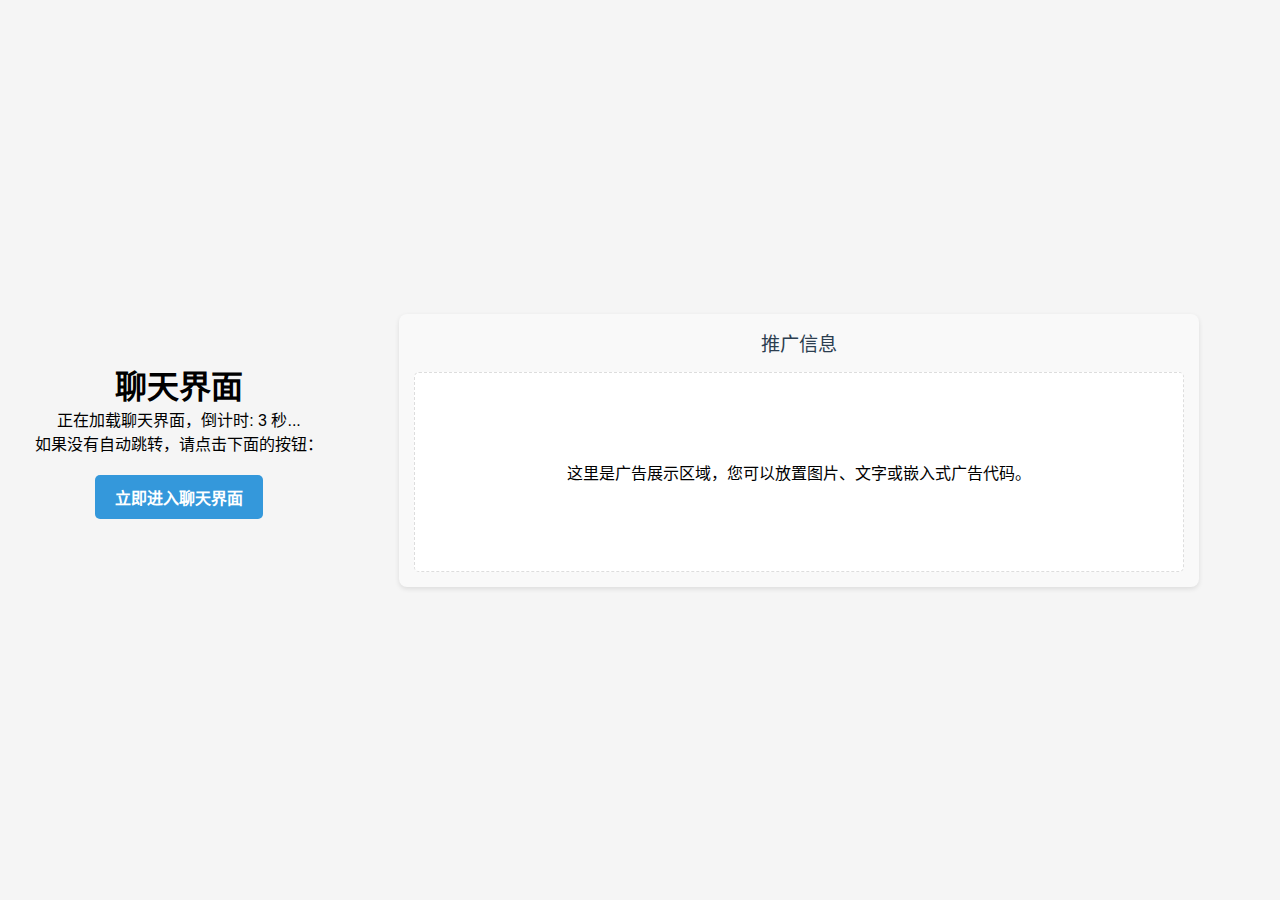
<file: index.html>
<!DOCTYPE html>
<html lang="zh-CN">
<head>
    <meta charset="UTF-8">
    <meta name="viewport" content="width=device-width, initial-scale=1.0, maximum-scale=1.0, user-scalable=no">
    <title>聊天界面</title>
    <link rel="stylesheet" href="chat.css">
    <style>
        .redirect-container {
            text-align: center;
            margin-top: 30px;
            margin-bottom: 30px;
            padding: 0 15px;
        }
        .redirect-button {
            display: inline-block;
            padding: 10px 20px;
            margin: 20px 0;
            background-color: #3498db;
            color: white;
            text-decoration: none;
            border-radius: 5px;
            font-weight: bold;
            transition: background-color 0.3s;
        }
        .redirect-button:hover {
            background-color: #2980b9;
        }
        /* 广告区域样式 */
        .ad-container {
            width: 100%;
            max-width: 800px;
            margin: 20px auto;
            padding: 15px;
            background-color: #f9f9f9;
            border-radius: 8px;
            box-shadow: 0 2px 5px rgba(0,0,0,0.1);
            box-sizing: border-box;
        }
        .ad-title {
            text-align: center;
            color: #2c3e50;
            margin-bottom: 15px;
            font-size: 1.2em;
        }
        .ad-content {
            display: flex;
            justify-content: center;
            align-items: center;
            min-height: 200px;
            background-color: #fff;
            border-radius: 5px;
            border: 1px dashed #ddd;
            padding: 10px;
            flex-wrap: wrap;
            text-align: center;
        }
        /* 倒计时样式 */
        .countdown {
            font-size: 1.2em;
            color: #e74c3c;
            font-weight: bold;
            margin: 10px 0;
        }
        
        /* 响应式调整 */
        @media (max-width: 768px) {
            .ad-container {
                max-width: 100%;
                margin: 15px auto;
                padding: 10px;
            }
            
            .ad-content {
                min-height: 150px;
            }
            
            h1 {
                font-size: 1.5em;
            }
            
            .redirect-button {
                width: 80%;
                max-width: 300px;
            }
        }
        
        @media (max-width: 480px) {
            .ad-content {
                min-height: 120px;
            }
            
            body {
                padding: 10px;
            }
        }
    </style>
    <!-- 自动重定向到login.html -->
    <script>
        window.onload = function() {
            // 设置3秒倒计时
            let countDown = 3;
            const countdownElement = document.getElementById('countdown');
            
            // 更新倒计时显示
            const updateCountdown = function() {
                countdownElement.textContent = countDown;
                countDown--;
                
                if (countDown < 0) {
                    // 3秒后自动重定向到登录页面
                    window.location.href = 'login.html';
                } else {
                    setTimeout(updateCountdown, 1000);
                }
            };
            
            // 开始倒计时
            updateCountdown();
        }
    </script>
</head>
<body>
    <div class="redirect-container">
        <h1>聊天界面</h1>
        <p>正在加载聊天界面，倒计时: <span id="countdown">3</span> 秒...</p>
        <p>如果没有自动跳转，请点击下面的按钮：</p>
        <a href="login.html" class="redirect-button">立即进入聊天界面</a>
    </div>
    
    <!-- 广告展示区域 -->
    <div class="ad-container">
        <div class="ad-title">推广信息</div>
        <div class="ad-content">
            <!-- 在此处放置您的广告内容 -->
            <p>这里是广告展示区域，您可以放置图片、文字或嵌入式广告代码。</p>
        </div>
    </div>
</body>
</html>
</file>
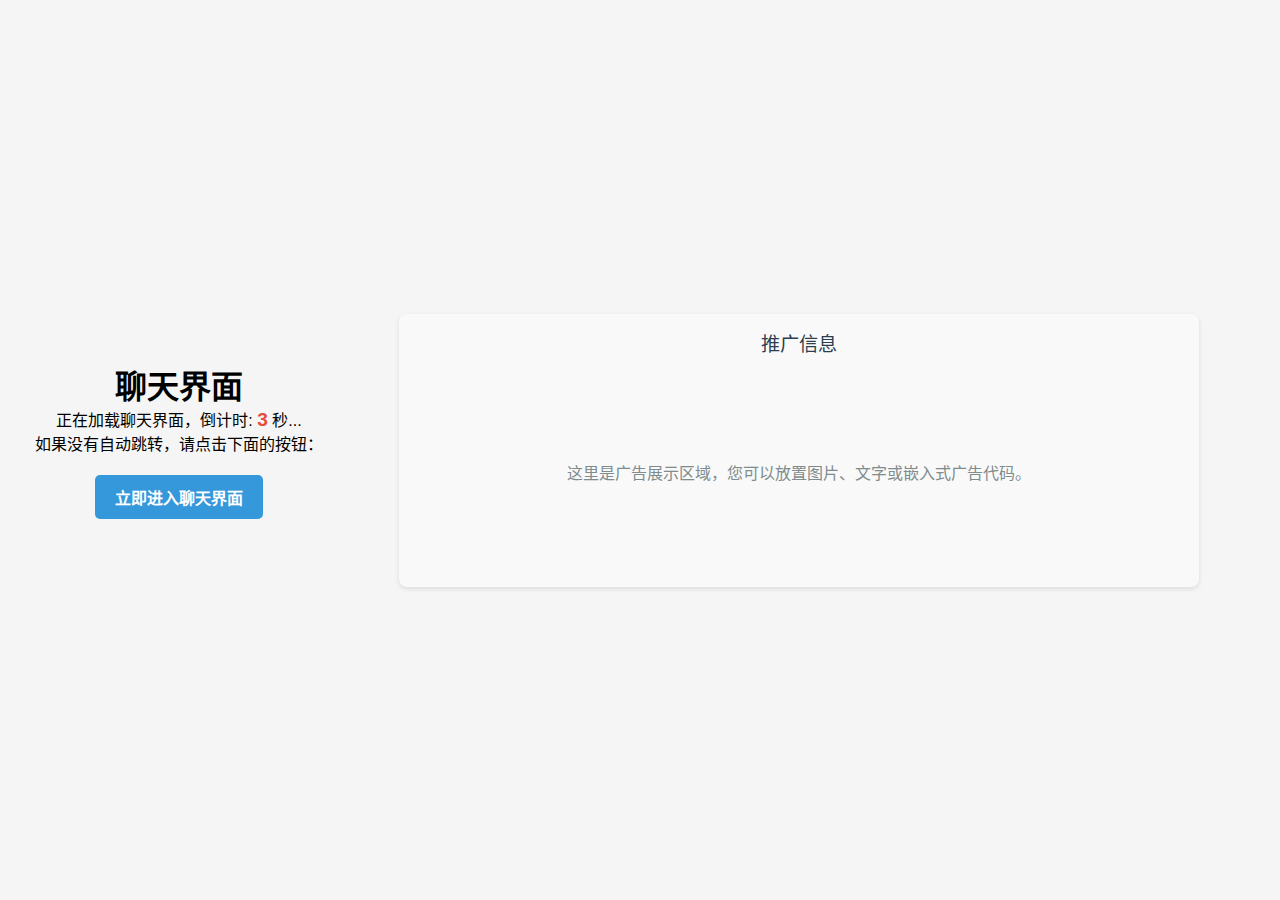
<file: ad.html>
<!DOCTYPE html>
<html lang="zh-CN">
<head>
    <meta charset="UTF-8">
    <meta name="viewport" content="width=device-width, initial-scale=1.0, maximum-scale=1.0, user-scalable=no">
    <title>聊天界面</title>
    <link rel="stylesheet" href="chat.css">
    <style>
        .redirect-container {
            text-align: center;
            margin-top: 30px;
            margin-bottom: 30px;
            padding: 0 15px;
        }
        .redirect-button {
            display: inline-block;
            padding: 10px 20px;
            margin: 20px 0;
            background-color: #3498db;
            color: white;
            text-decoration: none;
            border-radius: 5px;
            font-weight: bold;
            transition: background-color 0.3s;
        }
        .redirect-button:hover {
            background-color: #2980b9;
        }
        /* 广告区域样式 */
        .ad-container {
            width: 100%;
            max-width: 800px;
            margin: 20px auto;
            padding: 15px;
            background-color: #f9f9f9;
            border-radius: 8px;
            box-shadow: 0 2px 5px rgba(0,0,0,0.1);
            box-sizing: border-box;
        }
        .ad-title {
            text-align: center;
            color: #2c3e50;
            margin-bottom: 15px;
            font-size: 1.2em;
        }
        .ad-content {
            display: flex;
            justify-content: center;
            align-items: center;
            min-height: 200px;
            padding: 15px;
            text-align: center;
            color: #7f8c8d;
        }
        
        /* 移动端优化 */
        @media (max-width: 768px) {
            .ad-container {
                margin: 10px;
                padding: 10px;
            }
            .ad-content {
                min-height: 150px;
                padding: 10px;
            }
            .redirect-container h1 {
                font-size: 1.5em;
            }
        }
        
        /* 倒计时样式 */
        #countdown {
            font-weight: bold;
            font-size: 1.2em;
            color: #e74c3c;
        }
    </style>
    <script>
        window.onload = function() {
            // 设置3秒倒计时
            let countDown = 3;
            const countdownElement = document.getElementById('countdown');
            
            // 更新倒计时显示
            const updateCountdown = function() {
                countdownElement.textContent = countDown;
                countDown--;
                
                if (countDown < 0) {
                    // 3秒后自动重定向到登录页面
                    window.location.href = 'login.html';
                } else {
                    setTimeout(updateCountdown, 1000);
                }
            };
            
            // 开始倒计时
            updateCountdown();
        }
    </script>
</head>
<body>
    <div class="redirect-container">
        <h1>聊天界面</h1>
        <p>正在加载聊天界面，倒计时: <span id="countdown">3</span> 秒...</p>
        <p>如果没有自动跳转，请点击下面的按钮：</p>
        <a href="login.html" class="redirect-button">立即进入聊天界面</a>
    </div>
    
    <!-- 广告展示区域 -->
    <div class="ad-container">
        <div class="ad-title">推广信息</div>
        <div class="ad-content">
            <!-- 在此处放置您的广告内容 -->
            <p>这里是广告展示区域，您可以放置图片、文字或嵌入式广告代码。</p>
        </div>
    </div>
</body>
</html>
</file>
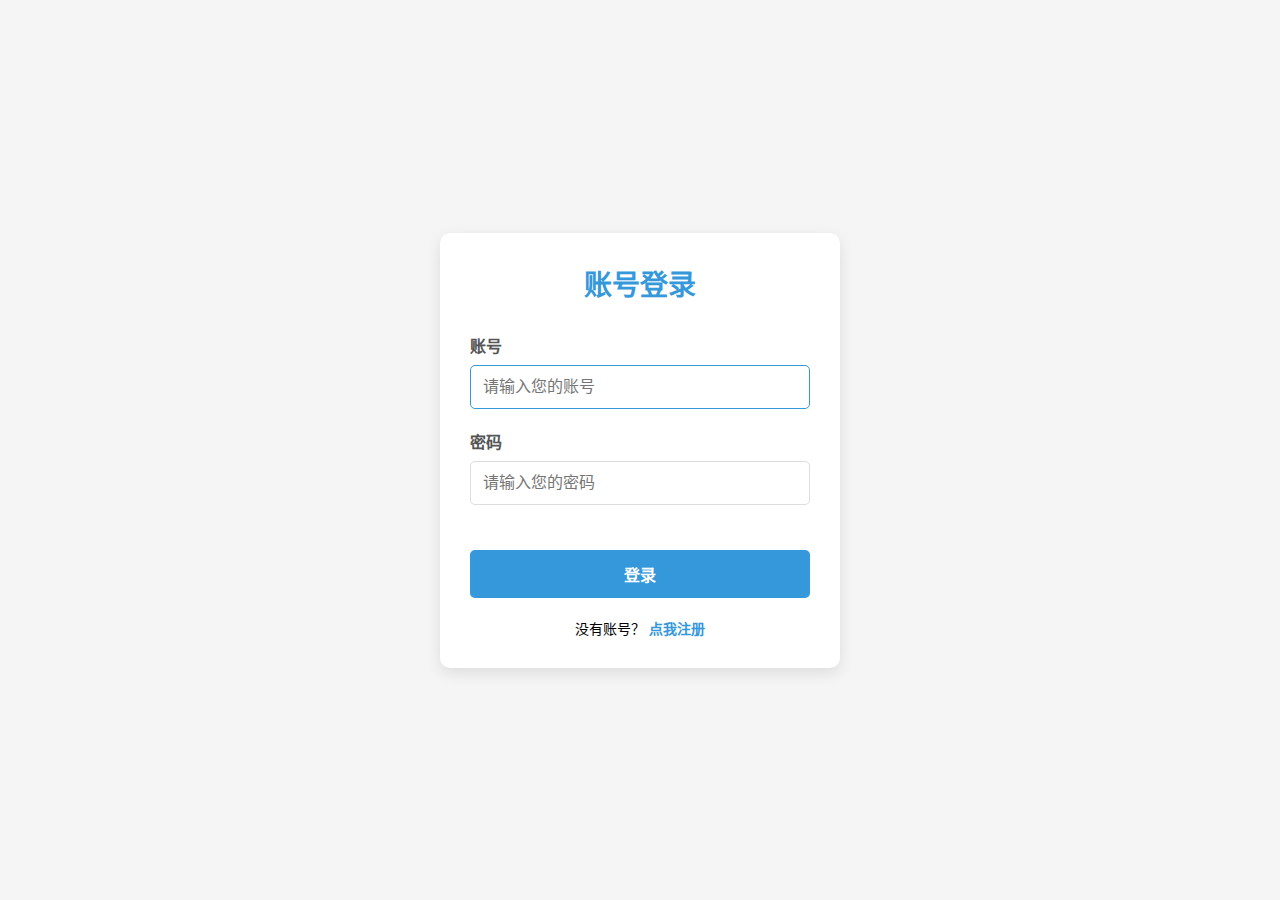
<file: chat.html>
<!DOCTYPE html>
<html lang="zh-CN">
<head>
    <meta charset="UTF-8">
    <meta name="viewport" content="width=device-width, initial-scale=1.0, maximum-scale=1.0, user-scalable=no">
    <title>聊天界面</title>
    <link rel="stylesheet" href="chat.css">
    <style>
        /* 用户信息区域样式 */
        .user-info {
            position: absolute;
            top: 10px;
            right: 10px;
            display: flex;
            align-items: center;
            gap: 10px;
            background-color: rgba(255, 255, 255, 0.9);
            padding: 5px 10px;
            border-radius: 20px;
            box-shadow: 0 2px 5px rgba(0, 0, 0, 0.1);
            z-index: 100;
        }
        
        .user-info span {
            font-size: 14px;
            color: #2c3e50;
            font-weight: bold;
        }
        
        .logout-btn {
            background-color: #e74c3c;
            color: white;
            border: none;
            border-radius: 15px;
            padding: 3px 8px;
            font-size: 12px;
            cursor: pointer;
            transition: background-color 0.3s;
        }
        
        .logout-btn:hover {
            background-color: #c0392b;
        }
        
        @media (max-width: 768px) {
            .user-info {
                top: 5px;
                right: 5px;
                padding: 3px 8px;
            }
        }
    </style>
</head>
<body>
    <!-- 用户信息区域 -->
    <div class="user-info" id="user-info">
        <span id="user-nickname">未登录</span>
        <button class="logout-btn" id="logout-btn">登出</button>
    </div>

    <div class="app-container">
        <!-- 对话列表侧边栏 -->
        <div class="conversations-sidebar" id="conversations-sidebar">
            <div class="sidebar-header">
                <h3>对话列表</h3>
                <button id="new-conversation-btn" class="icon-button" title="新建对话">+</button>
            </div>
            
            <div class="conversations-list" id="conversations-list">
                <!-- 对话列表将在这里动态添加 -->
            </div>
            
            <div class="sidebar-toggle" id="sidebar-toggle">
                <span class="toggle-icon">◀</span>
            </div>
        </div>

        <!-- 主聊天区域 -->
        <div class="chat-container">
            <!-- 对话详情面板 (默认隐藏) -->
            <div class="conversation-details" id="conversation-details">
                <div class="details-header">
                    <button class="back-button" id="details-back-button">返回</button>
                    <h3>对话详情</h3>
                </div>
                <div class="details-content">
                    <div class="avatar-container">
                        <img id="details-avatar" src="default-avatar.svg" alt="头像">
                        <button id="change-avatar-btn" class="small-button">更换头像</button>
                        <input type="file" id="avatar-upload" accept="image/*" style="display: none;">
                    </div>
                    <div class="details-info">
                        <div class="info-item">
                            <label for="details-name">名称：</label>
                            <input type="text" id="details-name">
                        </div>
                        <div class="info-item">
                            <label for="details-note">备注：</label>
                            <textarea id="details-note" rows="3"></textarea>
                        </div>
                    </div>
                    <button id="save-details-btn" class="primary-button">保存</button>
                    <button id="continue-chat-btn" class="primary-button">继续聊天</button>
                    <button id="delete-conversation-btn" class="danger-button">删除联系人</button>
                </div>
            </div>

            <div class="settings-panel">
                <h3>对话设置</h3>
                <div class="setting-item">
                    <label for="scene">场景：</label>
                    <input type="text" id="scene" placeholder="例如：咖啡厅、办公室...">
                </div>
                <div class="setting-item">
                    <label for="behavior">行为：</label>
                    <input type="text" id="behavior" placeholder="例如：友好、专业...">
                </div>
                <div class="setting-item">
                    <label for="partner-info">对方信息：</label>
                    <input type="text" id="partner-info" placeholder="例如：年龄、性别、职业...">
                </div>
                <div class="setting-item">
                    <label for="custom-setting">自定义设置：</label>
                    <input type="text" id="custom-setting" placeholder="添加其他设置...">
                </div>
                <button id="apply-settings">应用设置</button>
            </div>

            <div class="chat-area">
                <div class="chat-header" id="chat-header">
                    <div class="current-conversation-info">
                        <img id="current-avatar" src="default-avatar.svg" alt="当前对话头像">
                        <span id="current-name">未选择对话</span>
                    </div>
                    <div class="chat-header-actions">
                        <button id="message-actions-btn" class="icon-button" title="消息操作">⋮</button>
                        <div class="message-actions-dropdown" id="message-actions-dropdown">
                            <div class="dropdown-item" id="select-messages-btn">选择消息</div>
                            <div class="dropdown-item" id="clear-all-messages-btn">清空所有消息</div>
                        </div>
                        <button id="view-details-btn" class="icon-button" title="查看详情">ℹ️</button>
                    </div>
                </div>
                
                <div class="chat-messages" id="chat-messages">
                    <!-- 消息将在这里动态添加 -->
                </div>
                
                <div class="message-selection-toolbar" id="message-selection-toolbar">
                    <span id="selected-count">已选择 0 条消息</span>
                    <button id="delete-selected-btn" class="small-button danger-button">删除所选</button>
                    <button id="cancel-selection-btn" class="small-button">取消</button>
                </div>
                
                <div class="chat-input-container">
                    <textarea id="message-input" placeholder="输入消息..." rows="3"></textarea>
                    <button id="send-button">发送</button>
                </div>
            </div>
        </div>
    </div>

    <!-- 新建对话模态框 -->
    <div class="modal" id="new-conversation-modal">
        <div class="modal-content">
            <div class="modal-header">
                <h3>新建对话</h3>
                <span class="close-modal" id="close-new-conversation-modal">&times;</span>
            </div>
            <div class="modal-body">
                <div class="form-group">
                    <label for="new-conversation-name">名称：</label>
                    <input type="text" id="new-conversation-name" placeholder="输入对话名称">
                </div>
                <div class="form-group">
                    <label for="new-conversation-avatar">头像：</label>
                    <div class="avatar-preview">
                        <img id="new-avatar-preview" src="default-avatar.svg" alt="头像预览">
                        <button id="select-avatar-btn" class="small-button">选择头像</button>
                        <input type="file" id="new-avatar-upload" accept="image/*" style="display: none;">
                    </div>
                </div>
                <div class="form-group">
                    <label for="new-conversation-note">备注：</label>
                    <textarea id="new-conversation-note" rows="3" placeholder="添加备注信息（可选）"></textarea>
                </div>
            </div>
            <div class="modal-footer">
                <button id="create-conversation-btn" class="primary-button">创建</button>
                <button id="cancel-create-btn" class="secondary-button">取消</button>
            </div>
        </div>
    </div>

    <!-- 确认删除对话模态框 -->
    <div class="modal" id="confirm-delete-modal">
        <div class="modal-content">
            <div class="modal-header">
                <h3>确认删除</h3>
                <span class="close-modal" id="close-confirm-modal">&times;</span>
            </div>
            <div class="modal-body">
                <p id="confirm-delete-message">确定要删除此联系人吗？此操作将删除所有相关信息，且不可恢复。</p>
            </div>
            <div class="modal-footer">
                <button id="confirm-delete-btn" class="danger-button">删除</button>
                <button id="cancel-delete-btn" class="secondary-button">取消</button>
            </div>
        </div>
    </div>

    <script>
        // 仅添加登出功能，移除额外的登录检查
        document.addEventListener('DOMContentLoaded', function() {
            const logoutBtn = document.getElementById('logout-btn');
            const userNickname = document.getElementById('user-nickname');
            
            // 不在此处检查登录状态，依赖chat.js中的checkUserLogin函数
            // 只负责设置登出功能
            
            // 添加登出事件
            logoutBtn.addEventListener('click', function() {
                // 移除当前用户信息
                localStorage.removeItem('chatAppCurrentUser');
                console.log('用户已登出'); // 添加调试信息
                
                // 跳转到登录页面
                window.location.replace('login.html');
            });
        });
    </script>

    <!-- 加载模块化的JS文件 -->
    <script src="utils.js"></script>
    <script src="auth.js"></script>
    <script src="storage.js"></script>
    <script src="ui.js"></script>
    <script src="conversation.js"></script>
    <script src="message.js"></script>
    <script src="app.js"></script>
</body>
</html>
</file>
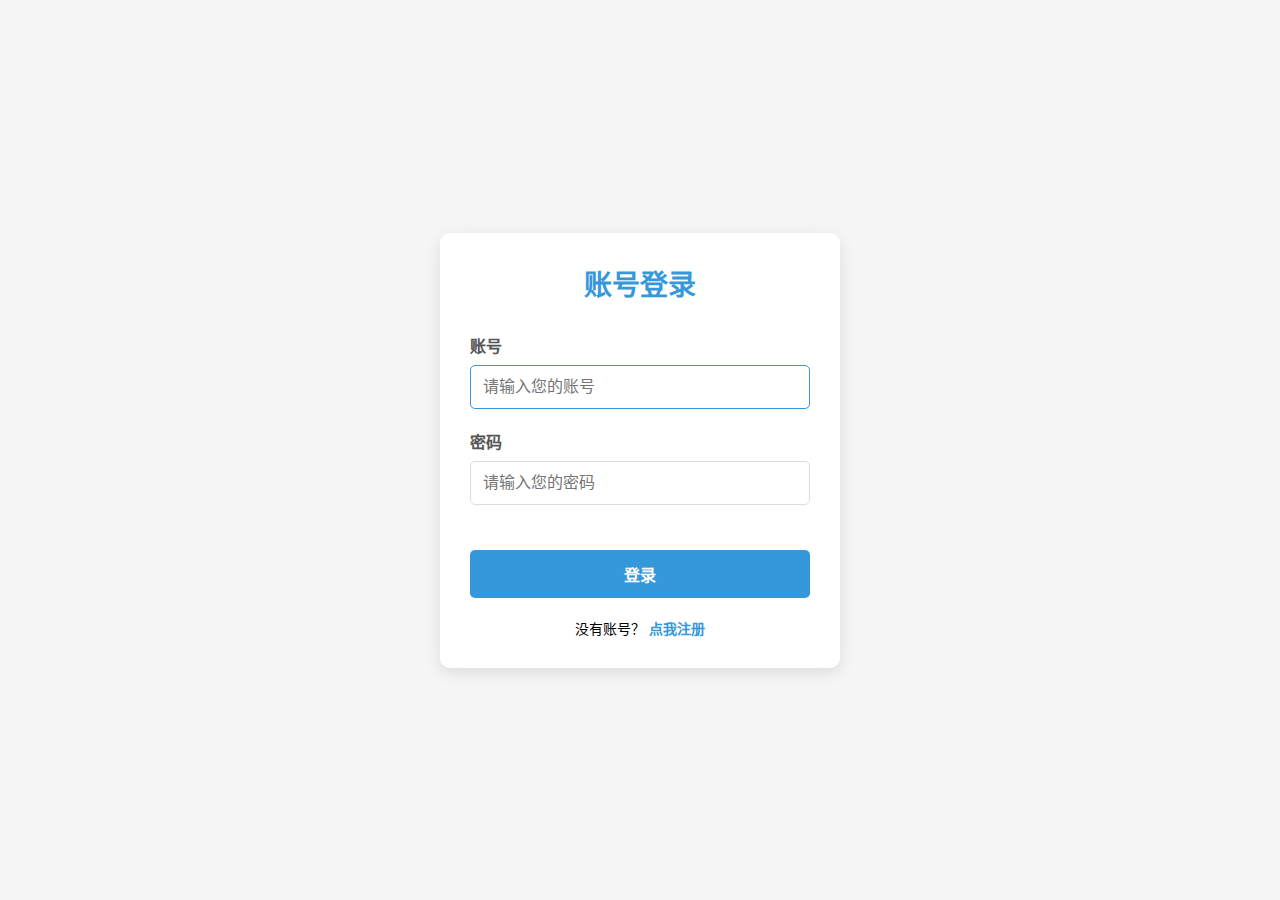
<file: login.html>
<!DOCTYPE html>
<html lang="zh-CN">
<head>
    <meta charset="UTF-8">
    <meta name="viewport" content="width=device-width, initial-scale=1.0, maximum-scale=1.0, user-scalable=no">
    <title>登录 - 聊天界面</title>
    <link rel="stylesheet" href="chat.css">
    <style>
        body {
            background-color: #f5f5f5;
            display: flex;
            justify-content: center;
            align-items: center;
            min-height: 100vh;
            padding: 20px;
            font-family: 'Arial', sans-serif;
        }
        
        .login-container {
            background-color: #fff;
            border-radius: 10px;
            box-shadow: 0 5px 15px rgba(0, 0, 0, 0.1);
            width: 100%;
            max-width: 400px;
            padding: 30px;
            box-sizing: border-box;
        }
        
        .login-header {
            text-align: center;
            margin-bottom: 30px;
        }
        
        .login-header h1 {
            color: #3498db;
            margin: 0;
            font-size: 28px;
        }
        
        .form-group {
            margin-bottom: 20px;
        }
        
        .form-group label {
            display: block;
            font-weight: bold;
            margin-bottom: 8px;
            color: #555;
        }
        
        .form-group input {
            width: 100%;
            padding: 12px;
            border: 1px solid #ddd;
            border-radius: 5px;
            font-size: 16px;
            box-sizing: border-box;
            transition: border-color 0.3s;
        }
        
        .form-group input:focus {
            border-color: #3498db;
            outline: none;
        }
        
        .error-message {
            color: #e74c3c;
            font-size: 14px;
            margin-top: 5px;
            visibility: hidden;
        }
        
        .error-message.show {
            visibility: visible;
        }
        
        .login-button {
            width: 100%;
            padding: 12px;
            background-color: #3498db;
            color: white;
            border: none;
            border-radius: 5px;
            font-size: 16px;
            font-weight: bold;
            cursor: pointer;
            transition: background-color 0.3s;
        }
        
        .login-button:hover {
            background-color: #2980b9;
        }
        
        .register-link {
            text-align: center;
            margin-top: 20px;
            font-size: 14px;
        }
        
        .register-link a {
            color: #3498db;
            text-decoration: none;
            font-weight: bold;
        }
        
        .register-link a:hover {
            text-decoration: underline;
        }
        
        /* 响应式调整 */
        @media (max-width: 480px) {
            .login-container {
                padding: 20px;
            }
            
            .login-header h1 {
                font-size: 24px;
            }
            
            .form-group input,
            .login-button {
                padding: 10px;
                font-size: 14px;
            }
        }
    </style>
</head>
<body>
    <div class="login-container">
        <div class="login-header">
            <h1>账号登录</h1>
        </div>
        
        <div class="form-group">
            <label for="username">账号</label>
            <input type="text" id="username" placeholder="请输入您的账号" autocomplete="username">
        </div>
        
        <div class="form-group">
            <label for="password">密码</label>
            <input type="password" id="password" placeholder="请输入您的密码" autocomplete="current-password">
            <div class="error-message" id="login-error">账号或密码错误，请重试</div>
        </div>
        
        <button class="login-button" id="login-button">登录</button>
        
        <div class="register-link">
            <span>没有账号？</span>
            <a href="register.html">点我注册</a>
        </div>
    </div>

    <script>
        document.addEventListener('DOMContentLoaded', function() {
            const usernameInput = document.getElementById('username');
            const passwordInput = document.getElementById('password');
            const loginButton = document.getElementById('login-button');
            const loginError = document.getElementById('login-error');
            
            // 初始化焦点
            usernameInput.focus();
            
            // Tab键切换焦点
            usernameInput.addEventListener('keydown', function(e) {
                if (e.key === 'Tab' && !e.shiftKey) {
                    e.preventDefault();
                    passwordInput.focus();
                }
            });
            
            // 回车键登录
            passwordInput.addEventListener('keydown', function(e) {
                if (e.key === 'Enter') {
                    attemptLogin();
                }
            });
            
            // 点击登录按钮
            loginButton.addEventListener('click', attemptLogin);
            
            // 登录逻辑
            function attemptLogin() {
                const username = usernameInput.value.trim();
                const password = passwordInput.value.trim();
                
                if (!username || !password) {
                    showError();
                    return;
                }
                
                // 获取已注册用户列表
                let users = [];
                try {
                    const savedUsers = localStorage.getItem('chatAppUsers');
                    if (savedUsers) {
                        users = JSON.parse(savedUsers);
                    }
                } catch (error) {
                    console.error('加载用户数据失败:', error);
                }
                
                // 验证用户信息
                const foundUser = users.find(user => user.username === username && user.password === password);
                
                if (foundUser) {
                    // 登录成功，设置当前用户
                    localStorage.setItem('chatAppCurrentUser', JSON.stringify({
                        username: foundUser.username,
                        nickname: foundUser.nickname
                    }));
                    
                    console.log('登录成功，用户信息已保存:', foundUser.username); // 添加调试信息
                    
                    // 禁用登录按钮防止重复点击
                    loginButton.disabled = true;
                    
                    // 使用延时确保localStorage有足够时间同步
                    setTimeout(function() {
                        // 使用replace而不是href跳转，防止浏览器历史记录问题
                        window.location.replace('chat.html');
                    }, 100);
                } else {
                    // 登录失败，显示错误信息
                    showError();
                }
            }
            
            // 显示错误信息
            function showError() {
                loginError.classList.add('show');
                
                // 聚焦到用户名输入框
                usernameInput.focus();
                
                // 3秒后隐藏错误信息
                setTimeout(() => {
                    loginError.classList.remove('show');
                }, 3000);
            }
            
            // 测试账号：如果没有任何用户，创建一个测试账号
            function createTestAccount() {
                let users = [];
                try {
                    const savedUsers = localStorage.getItem('chatAppUsers');
                    if (savedUsers) {
                        users = JSON.parse(savedUsers);
                    }
                } catch (error) {
                    console.error('加载用户数据失败:', error);
                }
                
                if (users.length === 0) {
                    // 创建测试账号
                    const testUser = {
                        nickname: '测试用户',
                        username: 'test',
                        password: '123456'
                    };
                    
                    users.push(testUser);
                    localStorage.setItem('chatAppUsers', JSON.stringify(users));
                    
                    console.log('已创建测试账号，用户名: test, 密码: 123456');
                }
            }
            
            // 初始化测试账号
            createTestAccount();
        });
    </script>
</body>
</html>
</file>
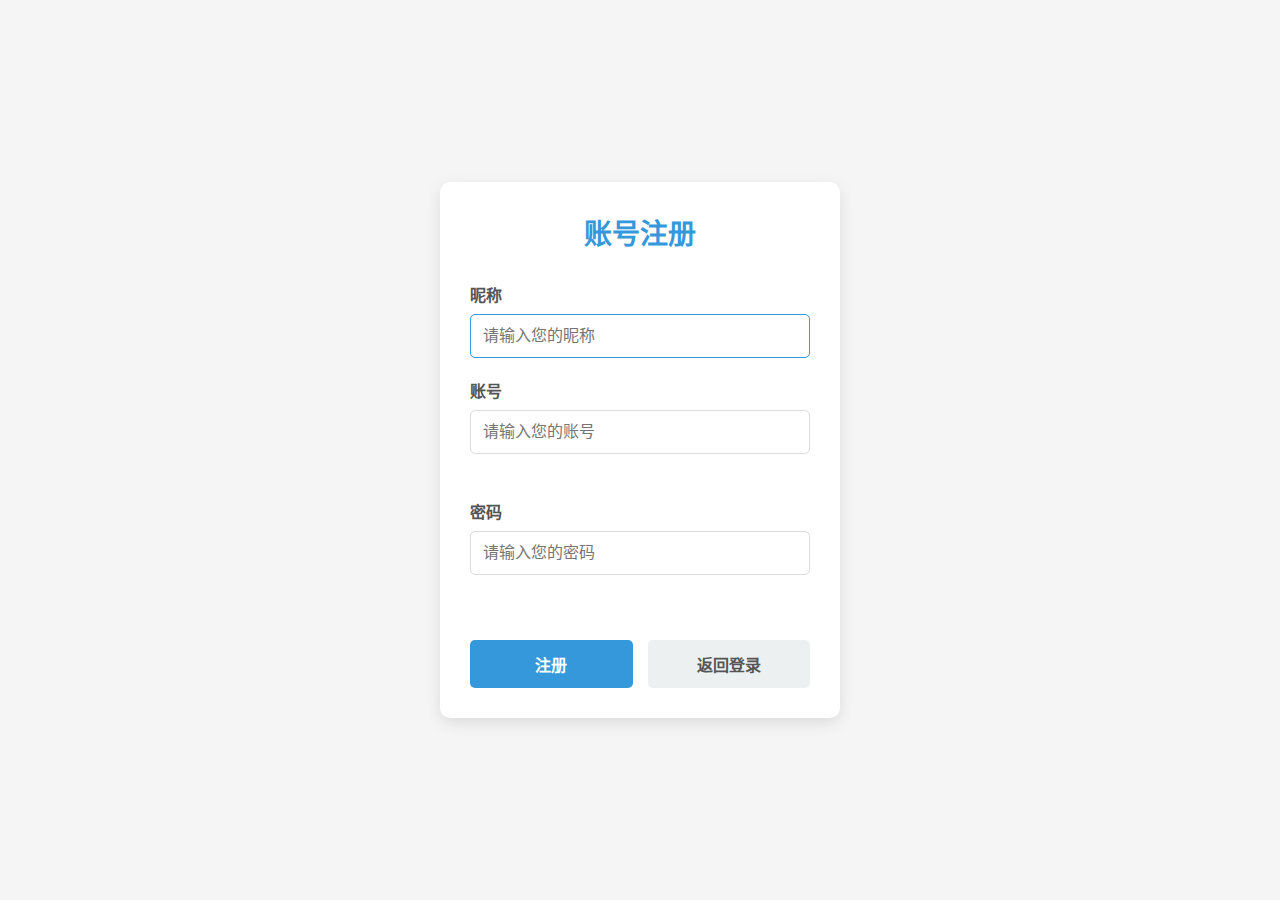
<file: register.html>
<!DOCTYPE html>
<html lang="zh-CN">
<head>
    <meta charset="UTF-8">
    <meta name="viewport" content="width=device-width, initial-scale=1.0, maximum-scale=1.0, user-scalable=no">
    <title>注册 - 聊天界面</title>
    <link rel="stylesheet" href="chat.css">
    <style>
        body {
            background-color: #f5f5f5;
            display: flex;
            justify-content: center;
            align-items: center;
            min-height: 100vh;
            padding: 20px;
            font-family: 'Arial', sans-serif;
        }
        
        .register-container {
            background-color: #fff;
            border-radius: 10px;
            box-shadow: 0 5px 15px rgba(0, 0, 0, 0.1);
            width: 100%;
            max-width: 400px;
            padding: 30px;
            box-sizing: border-box;
        }
        
        .register-header {
            text-align: center;
            margin-bottom: 30px;
        }
        
        .register-header h1 {
            color: #3498db;
            margin: 0;
            font-size: 28px;
        }
        
        .form-group {
            margin-bottom: 20px;
        }
        
        .form-group label {
            display: block;
            font-weight: bold;
            margin-bottom: 8px;
            color: #555;
        }
        
        .form-group input {
            width: 100%;
            padding: 12px;
            border: 1px solid #ddd;
            border-radius: 5px;
            font-size: 16px;
            box-sizing: border-box;
            transition: border-color 0.3s;
        }
        
        .form-group input:focus {
            border-color: #3498db;
            outline: none;
        }
        
        .error-message {
            color: #e74c3c;
            font-size: 14px;
            margin-top: 5px;
            visibility: hidden;
        }
        
        .error-message.show {
            visibility: visible;
        }
        
        .success-message {
            color: #27ae60;
            font-size: 14px;
            margin-top: 5px;
            visibility: hidden;
            text-align: center;
        }
        
        .success-message.show {
            visibility: visible;
        }
        
        .button-group {
            display: flex;
            gap: 15px;
        }
        
        .register-button {
            flex: 1;
            padding: 12px;
            background-color: #3498db;
            color: white;
            border: none;
            border-radius: 5px;
            font-size: 16px;
            font-weight: bold;
            cursor: pointer;
            transition: background-color 0.3s;
        }
        
        .register-button:hover {
            background-color: #2980b9;
        }
        
        .return-button {
            flex: 1;
            padding: 12px;
            background-color: #ecf0f1;
            color: #555;
            border: none;
            border-radius: 5px;
            font-size: 16px;
            font-weight: bold;
            cursor: pointer;
            transition: background-color 0.3s;
        }
        
        .return-button:hover {
            background-color: #dde4e6;
        }
        
        /* 响应式调整 */
        @media (max-width: 480px) {
            .register-container {
                padding: 20px;
            }
            
            .register-header h1 {
                font-size: 24px;
            }
            
            .form-group input,
            .register-button,
            .return-button {
                padding: 10px;
                font-size: 14px;
            }
            
            .button-group {
                flex-direction: column;
                gap: 10px;
            }
        }
    </style>
</head>
<body>
    <div class="register-container">
        <div class="register-header">
            <h1>账号注册</h1>
        </div>
        
        <div class="form-group">
            <label for="nickname">昵称</label>
            <input type="text" id="nickname" placeholder="请输入您的昵称" autocomplete="nickname">
        </div>
        
        <div class="form-group">
            <label for="username">账号</label>
            <input type="text" id="username" placeholder="请输入您的账号" autocomplete="username">
            <div class="error-message" id="username-error">该账号已被注册，请更换</div>
        </div>
        
        <div class="form-group">
            <label for="password">密码</label>
            <input type="password" id="password" placeholder="请输入您的密码" autocomplete="new-password">
            <div class="error-message" id="password-error">密码长度至少为6位</div>
        </div>
        
        <div class="success-message" id="success-message">
            注册成功！3秒后跳转到登录页面...
        </div>
        
        <div class="button-group">
            <button class="register-button" id="register-button">注册</button>
            <button class="return-button" id="return-button">返回登录</button>
        </div>
    </div>

    <script>
        document.addEventListener('DOMContentLoaded', function() {
            const nicknameInput = document.getElementById('nickname');
            const usernameInput = document.getElementById('username');
            const passwordInput = document.getElementById('password');
            const registerButton = document.getElementById('register-button');
            const returnButton = document.getElementById('return-button');
            const usernameError = document.getElementById('username-error');
            const passwordError = document.getElementById('password-error');
            const successMessage = document.getElementById('success-message');
            
            // 初始化焦点
            nicknameInput.focus();
            
            // 返回登录页
            returnButton.addEventListener('click', function() {
                window.location.href = 'login.html';
            });
            
            // 点击注册按钮
            registerButton.addEventListener('click', attemptRegister);
            
            // 回车键注册
            passwordInput.addEventListener('keydown', function(e) {
                if (e.key === 'Enter') {
                    attemptRegister();
                }
            });
            
            // 注册逻辑
            function attemptRegister() {
                // 清除所有错误提示
                usernameError.classList.remove('show');
                passwordError.classList.remove('show');
                
                const nickname = nicknameInput.value.trim();
                const username = usernameInput.value.trim();
                const password = passwordInput.value.trim();
                
                // 验证输入
                if (!nickname || !username || !password) {
                    return;
                }
                
                // 验证密码长度
                if (password.length < 6) {
                    passwordError.classList.add('show');
                    passwordInput.focus();
                    return;
                }
                
                // 获取已注册用户列表
                let users = [];
                try {
                    const savedUsers = localStorage.getItem('chatAppUsers');
                    if (savedUsers) {
                        users = JSON.parse(savedUsers);
                    }
                } catch (error) {
                    console.error('加载用户数据失败:', error);
                }
                
                // 检查用户名是否已被注册
                if (users.some(user => user.username === username)) {
                    usernameError.classList.add('show');
                    usernameInput.focus();
                    return;
                }
                
                // 添加新用户
                const newUser = {
                    nickname: nickname,
                    username: username,
                    password: password,
                    registeredAt: new Date().toISOString()
                };
                
                users.push(newUser);
                
                // 保存用户数据
                try {
                    localStorage.setItem('chatAppUsers', JSON.stringify(users));
                    
                    // 显示成功消息
                    successMessage.classList.add('show');
                    registerButton.disabled = true;
                    returnButton.disabled = true;
                    
                    // 3秒后跳转到登录页
                    setTimeout(() => {
                        window.location.href = 'login.html';
                    }, 3000);
                    
                } catch (error) {
                    console.error('保存用户数据失败:', error);
                    alert('注册失败，请稍后重试');
                }
            }
        });
    </script>
</body>
</html>
</file>
<file: chat.css>
/* 导入chat-interface.css的内容 */ 

* {
    margin: 0;
    padding: 0;
    box-sizing: border-box;
    font-family: 'Arial', sans-serif;
}

body {
    background-color: #f5f5f5;
    display: flex;
    justify-content: center;
    align-items: center;
    min-height: 100vh;
    padding: 20px;
}

/* 应用容器 */
.app-container {
    display: flex;
    width: 100%;
    max-width: 1400px;
    height: 80vh;
    background-color: #fff;
    border-radius: 10px;
    box-shadow: 0 5px 15px rgba(0, 0, 0, 0.1);
    overflow: hidden;
}

/* 对话列表侧边栏 */
.conversations-sidebar {
    width: 80px;
    background-color: #2c3e50;
    color: white;
    position: relative;
    transition: width 0.3s ease;
    overflow: hidden;
    z-index: 10;
}

.conversations-sidebar.expanded {
    width: 250px;
}

.sidebar-header {
    padding: 15px;
    display: flex;
    justify-content: space-between;
    align-items: center;
    border-bottom: 1px solid #34495e;
}

.sidebar-header h3 {
    display: none;
    margin: 0;
}

.conversations-sidebar.expanded .sidebar-header h3 {
    display: block;
}

.conversations-list {
    overflow-y: auto;
    height: calc(100% - 60px);
}

.conversation-item {
    display: flex;
    align-items: center;
    padding: 10px 15px;
    cursor: pointer;
    transition: background-color 0.2s;
    border-bottom: 1px solid #34495e;
    position: relative;
}

.conversation-item:hover {
    background-color: #34495e;
}

.conversation-item.active {
    background-color: #3498db;
}

.conversation-avatar {
    width: 50px;
    height: 50px;
    border-radius: 50%;
    object-fit: cover;
    border: 2px solid #fff;
}

.conversation-info {
    margin-left: 10px;
    display: none;
    white-space: nowrap;
    overflow: hidden;
    text-overflow: ellipsis;
    flex: 1;
}

.conversations-sidebar.expanded .conversation-info {
    display: block;
}

.conversation-name {
    font-weight: bold;
    font-size: 16px;
}

.conversation-note {
    font-size: 12px;
    color: #ecf0f1;
    margin-top: 3px;
}

.sidebar-toggle {
    position: absolute;
    right: 0;
    top: 50%;
    transform: translateY(-50%);
    width: 20px;
    height: 40px;
    background-color: #34495e;
    display: flex;
    justify-content: center;
    align-items: center;
    cursor: pointer;
    border-top-left-radius: 5px;
    border-bottom-left-radius: 5px;
}

.toggle-icon {
    color: white;
    transition: transform 0.3s;
}

.conversations-sidebar.expanded .toggle-icon {
    transform: rotate(180deg);
}

/* 聊天容器 */
.chat-container {
    flex: 1;
    display: flex;
    position: relative;
    background-color: #fff;
}

/* 对话详情面板 */
.conversation-details {
    position: absolute;
    top: 0;
    left: 0;
    width: 100%;
    height: 100%;
    background-color: #fff;
    z-index: 10;
    display: none;
    flex-direction: column;
}

.details-header {
    padding: 15px;
    background-color: #f0f2f5;
    display: flex;
    align-items: center;
    border-bottom: 1px solid #e0e0e0;
}

.back-button {
    background: none;
    border: none;
    color: #3498db;
    cursor: pointer;
    font-size: 16px;
    margin-right: 15px;
}

.details-content {
    padding: 20px;
    display: flex;
    flex-direction: column;
    align-items: center;
    overflow-y: auto;
}

.avatar-container {
    display: flex;
    flex-direction: column;
    align-items: center;
    margin-bottom: 20px;
}

#details-avatar {
    width: 100px;
    height: 100px;
    border-radius: 50%;
    object-fit: cover;
    margin-bottom: 10px;
    border: 3px solid #3498db;
}

.details-info {
    width: 100%;
    max-width: 400px;
}

.info-item {
    margin-bottom: 15px;
}

.info-item label {
    display: block;
    margin-bottom: 5px;
    color: #555;
    font-weight: bold;
}

.info-item input, 
.info-item textarea {
    width: 100%;
    padding: 10px;
    border: 1px solid #ddd;
    border-radius: 5px;
    font-size: 14px;
}

/* 设置面板样式 */
.settings-panel {
    width: 300px;
    background-color: #f0f2f5;
    padding: 20px;
    border-right: 1px solid #e0e0e0;
    overflow-y: auto;
}

.settings-panel h3 {
    margin-bottom: 20px;
    color: #333;
    text-align: center;
}

.setting-item {
    margin-bottom: 15px;
}

.setting-item label {
    display: block;
    margin-bottom: 5px;
    color: #555;
    font-weight: bold;
}

.setting-item input {
    width: 100%;
    padding: 10px;
    border: 1px solid #ddd;
    border-radius: 5px;
    font-size: 14px;
}

#apply-settings {
    width: 100%;
    padding: 10px;
    background-color: #4CAF50;
    color: white;
    border: none;
    border-radius: 5px;
    cursor: pointer;
    font-size: 16px;
    margin-top: 10px;
    transition: background-color 0.3s;
}

#apply-settings:hover {
    background-color: #45a049;
}

/* 聊天区域样式 */
.chat-area {
    flex: 1;
    display: flex;
    flex-direction: column;
    background-color: #fff;
    position: relative;
}

/* 聊天头部 */
.chat-header {
    padding: 10px 15px;
    background-color: #f0f2f5;
    border-bottom: 1px solid #e0e0e0;
    display: flex;
    justify-content: space-between;
    align-items: center;
}

.current-conversation-info {
    display: flex;
    align-items: center;
}

#current-avatar {
    width: 40px;
    height: 40px;
    border-radius: 50%;
    object-fit: cover;
    margin-right: 10px;
}

#current-name {
    font-weight: bold;
    font-size: 16px;
}

.chat-header-actions {
    display: flex;
    align-items: center;
    position: relative;
}

.message-actions-dropdown {
    position: absolute;
    top: 100%;
    right: 0;
    background-color: white;
    border: 1px solid #e0e0e0;
    border-radius: 5px;
    box-shadow: 0 3px 10px rgba(0, 0, 0, 0.1);
    z-index: 5;
    min-width: 150px;
    display: none;
}

.message-actions-dropdown.show {
    display: block;
}

.dropdown-item {
    padding: 10px 15px;
    cursor: pointer;
    transition: background-color 0.2s;
}

.dropdown-item:hover {
    background-color: #f5f5f5;
}

.chat-messages {
    flex: 1;
    padding: 20px;
    overflow-y: auto;
    background-color: #e5ddd5;
    background-image: url("data:image/svg+xml,%3Csvg width='100' height='100' viewBox='0 0 100 100' xmlns='http://www.w3.org/2000/svg'%3E%3Cpath d='M11 18c3.866 0 7-3.134 7-7s-3.134-7-7-7-7 3.134-7 7 3.134 7 7 7zm48 25c3.866 0 7-3.134 7-7s-3.134-7-7-7-7 3.134-7 7 3.134 7 7 7zm-43-7c1.657 0 3-1.343 3-3s-1.343-3-3-3-3 1.343-3 3 1.343 3 3 3zm63 31c1.657 0 3-1.343 3-3s-1.343-3-3-3-3 1.343-3 3 1.343 3 3 3zM34 90c1.657 0 3-1.343 3-3s-1.343-3-3-3-3 1.343-3 3 1.343 3 3 3zm56-76c1.657 0 3-1.343 3-3s-1.343-3-3-3-3 1.343-3 3 1.343 3 3 3zM12 86c2.21 0 4-1.79 4-4s-1.79-4-4-4-4 1.79-4 4 1.79 4 4 4zm28-65c2.21 0 4-1.79 4-4s-1.79-4-4-4-4 1.79-4 4 1.79 4 4 4zm23-11c2.76 0 5-2.24 5-5s-2.24-5-5-5-5 2.24-5 5 2.24 5 5 5zm-6 60c2.21 0 4-1.79 4-4s-1.79-4-4-4-4 1.79-4 4 1.79 4 4 4zm29 22c2.76 0 5-2.24 5-5s-2.24-5-5-5-5 2.24-5 5 2.24 5 5 5zM32 63c2.76 0 5-2.24 5-5s-2.24-5-5-5-5 2.24-5 5 2.24 5 5 5zm57-13c2.76 0 5-2.24 5-5s-2.24-5-5-5-5 2.24-5 5 2.24 5 5 5zm-9-21c1.105 0 2-.895 2-2s-.895-2-2-2-2 .895-2 2 .895 2 2 2zM60 91c1.105 0 2-.895 2-2s-.895-2-2-2-2 .895-2 2 .895 2 2 2zM35 41c1.105 0 2-.895 2-2s-.895-2-2-2-2 .895-2 2 .895 2 2 2zM12 60c1.105 0 2-.895 2-2s-.895-2-2-2-2 .895-2 2 .895 2 2 2z' fill='%23bbb' fill-opacity='0.1' fill-rule='evenodd'/%3E%3C/svg%3E");
}

.message {
    max-width: 70%;
    margin-bottom: 15px;
    padding: 10px 15px;
    border-radius: 10px;
    position: relative;
    word-wrap: break-word;
    animation: fadeIn 0.3s ease;
    transition: background-color 0.2s;
}

.message.selectable {
    cursor: pointer;
}

.message.selectable:hover {
    opacity: 0.9;
}

.message.selected {
    border: 2px solid #3498db;
}

.message-checkbox {
    position: absolute;
    top: 10px;
    right: 10px;
    display: none;
    width: 20px;
    height: 20px;
}

.message.selectable .message-checkbox {
    display: block;
}

@keyframes fadeIn {
    from { opacity: 0; transform: translateY(10px); }
    to { opacity: 1; transform: translateY(0); }
}

.message-sent {
    background-color: #dcf8c6;
    margin-left: auto;
    border-bottom-right-radius: 0;
}

.message-received {
    background-color: #fff;
    margin-right: auto;
    border-bottom-left-radius: 0;
}

.message-time {
    font-size: 12px;
    color: #999;
    margin-top: 5px;
    text-align: right;
}

.message-selection-toolbar {
    display: none;
    padding: 10px 15px;
    background-color: #f0f2f5;
    border-top: 1px solid #e0e0e0;
    align-items: center;
    justify-content: space-between;
}

.message-selection-toolbar.show {
    display: flex;
}

#selected-count {
    font-size: 14px;
    color: #555;
}

.chat-input-container {
    display: flex;
    padding: 15px;
    background-color: #f0f2f5;
    border-top: 1px solid #e0e0e0;
}

#message-input {
    flex: 1;
    padding: 12px 15px;
    border: 1px solid #ddd;
    border-radius: 20px;
    resize: none;
    font-size: 16px;
    outline: none;
    transition: border-color 0.3s;
}

#message-input:focus {
    border-color: #4CAF50;
}

#send-button {
    width: 80px;
    margin-left: 10px;
    background-color: #4CAF50;
    color: white;
    border: none;
    border-radius: 20px;
    cursor: pointer;
    font-size: 16px;
    transition: background-color 0.3s;
}

#send-button:hover {
    background-color: #45a049;
}

/* 按钮样式 */
.icon-button {
    background: none;
    border: none;
    font-size: 20px;
    cursor: pointer;
    color: white;
    width: 30px;
    height: 30px;
    display: flex;
    justify-content: center;
    align-items: center;
    border-radius: 50%;
    transition: background-color 0.2s;
    margin-left: 10px;
}

.icon-button:hover {
    background-color: rgba(255, 255, 255, 0.2);
}

#view-details-btn, #message-actions-btn {
    color: #555;
}

#view-details-btn:hover, #message-actions-btn:hover {
    background-color: rgba(0, 0, 0, 0.1);
}

.small-button {
    padding: 5px 10px;
    background-color: #3498db;
    color: white;
    border: none;
    border-radius: 3px;
    cursor: pointer;
    font-size: 14px;
    margin-top: 5px;
    margin-left: 5px;
}

.small-button:hover {
    background-color: #2980b9;
}

.primary-button {
    padding: 10px 20px;
    background-color: #3498db;
    color: white;
    border: none;
    border-radius: 5px;
    cursor: pointer;
    font-size: 16px;
    margin-top: 15px;
    width: 100%;
    max-width: 400px;
}

.primary-button:hover {
    background-color: #2980b9;
}

.secondary-button {
    padding: 10px 20px;
    background-color: #95a5a6;
    color: white;
    border: none;
    border-radius: 5px;
    cursor: pointer;
    font-size: 16px;
    margin-top: 10px;
    width: 100%;
    max-width: 400px;
}

.secondary-button:hover {
    background-color: #7f8c8d;
}

.danger-button {
    padding: 10px 20px;
    background-color: #e74c3c;
    color: white;
    border: none;
    border-radius: 5px;
    cursor: pointer;
    font-size: 16px;
    margin-top: 15px;
    width: 100%;
    max-width: 400px;
}

.danger-button:hover {
    background-color: #c0392b;
}

.small-button.danger-button {
    background-color: #e74c3c;
    margin-top: 0;
}

.small-button.danger-button:hover {
    background-color: #c0392b;
}

/* 模态框样式 */
.modal {
    display: none;
    position: fixed;
    top: 0;
    left: 0;
    width: 100%;
    height: 100%;
    background-color: rgba(0, 0, 0, 0.5);
    z-index: 100;
    justify-content: center;
    align-items: center;
}

.modal-content {
    background-color: white;
    border-radius: 10px;
    width: 90%;
    max-width: 500px;
    max-height: 90vh;
    overflow-y: auto;
    box-shadow: 0 5px 15px rgba(0, 0, 0, 0.3);
}

.modal-header {
    padding: 15px;
    display: flex;
    justify-content: space-between;
    align-items: center;
    border-bottom: 1px solid #e0e0e0;
}

.modal-header h3 {
    margin: 0;
}

.close-modal {
    font-size: 24px;
    cursor: pointer;
    color: #555;
}

.modal-body {
    padding: 20px;
}

.modal-footer {
    padding: 15px;
    display: flex;
    flex-direction: column;
    align-items: center;
    border-top: 1px solid #e0e0e0;
}

.form-group {
    margin-bottom: 20px;
}

.form-group label {
    display: block;
    margin-bottom: 5px;
    font-weight: bold;
    color: #555;
}

.avatar-preview {
    display: flex;
    flex-direction: column;
    align-items: center;
}

#new-avatar-preview {
    width: 80px;
    height: 80px;
    border-radius: 50%;
    object-fit: cover;
    margin-bottom: 10px;
    border: 2px solid #3498db;
}

/* 响应式设计 */
@media (max-width: 768px) {
    .app-container {
        flex-direction: column;
        height: 90vh;
    }
    
    .conversations-sidebar {
        width: 100%;
        height: 70px;
        overflow-x: auto;
        display: flex;
        flex-direction: row;
    }
    
    .conversations-sidebar.expanded {
        width: 100%;
        height: auto;
        max-height: 50vh;
        flex-direction: column;
    }
    
    .sidebar-header {
        width: auto;
        min-width: 120px;
        border-bottom: none;
        border-right: 1px solid #34495e;
    }
    
    .conversations-list {
        display: flex;
        height: 100%;
        width: calc(100% - 120px);
        overflow-x: auto;
        overflow-y: hidden;
    }
    
    .conversations-sidebar.expanded .conversations-list {
        flex-direction: column;
        overflow-y: auto;
        overflow-x: hidden;
        width: 100%;
        height: calc(100% - 70px);
    }
    
    .conversation-item {
        width: 70px;
        height: 100%;
        flex-direction: column;
        justify-content: center;
        border-bottom: none;
        border-right: 1px solid #34495e;
        flex-shrink: 0;
    }
    
    .conversation-avatar {
        width: 40px;
        height: 40px;
    }
    
    .conversations-sidebar.expanded .conversation-info {
        display: block;
        margin-left: 0;
        margin-top: 5px;
        text-align: center;
    }
    
    .conversation-info {
        margin-left: 0;
        margin-top: 5px;
        text-align: center;
        white-space: nowrap;
        width: 100%;
    }
    
    .conversation-name {
        font-size: 12px;
    }
    
    .conversation-note {
        display: none;
    }
    
    .sidebar-toggle {
        position: absolute;
        bottom: 0;
        right: 15px;
        width: 30px;
        height: 30px;
        display: flex;
        justify-content: center;
        align-items: center;
        background-color: #3498db;
        color: white;
        border-radius: 50%;
        cursor: pointer;
        z-index: 10;
        transform: rotate(90deg);
    }
    
    .conversations-sidebar.expanded .sidebar-toggle .toggle-icon {
        transform: rotate(180deg);
    }
    
    .toggle-icon {
        display: inline-block;
        transform: rotate(0deg);
    }
    
    .chat-container {
        width: 100%;
        max-width: 100%;
        height: calc(100% - 70px);
    }
    
    .conversations-sidebar.expanded + .chat-container {
        height: calc(100% - 50vh);
    }
    
    .chat-area {
        display: flex;
        flex-direction: column;
        width: 100%;
        height: 100%;
    }
    
    .chat-messages {
        height: calc(100% - 120px);
    }
    
    .chat-input-container {
        height: auto;
        min-height: 80px;
        padding: 10px;
    }
    
    .chat-input-container textarea {
        max-height: 80px;
    }
    
    .settings-panel {
        width: 100%;
        max-height: 40%;
        border-right: none;
        border-bottom: 1px solid #e0e0e0;
    }
    
    .message {
        max-width: 85%;
    }
    
    .message-selection-toolbar {
        flex-direction: column;
        align-items: stretch;
    }
    
    .message-selection-toolbar button {
        margin-top: 5px;
    }
    
    #selected-count {
        margin-bottom: 5px;
    }
    
    /* 模态框响应式调整 */
    .modal-content {
        width: 95%;
        max-width: 95%;
        max-height: 80vh;
        overflow-y: auto;
    }
    
    /* 对话详情面板响应式调整 */
    .conversation-details {
        width: 100%;
        left: 0;
    }
    
    .conversation-details .details-content {
        padding: 10px;
    }
    
    .avatar-container {
        flex-direction: column;
    }
    
    /* 触摸优化 */
    button, .conversation-item, .dropdown-item, .icon-button {
        min-height: 44px;
        min-width: 44px;
    }
}

/* 超小屏幕设备 */
@media screen and (max-width: 480px) {
    body {
        padding: 0;
    }
    
    .app-container {
        border-radius: 0;
        height: 100vh;
        max-height: 100vh;
    }
    
    .conversations-sidebar {
        height: 60px;
    }
    
    .chat-container {
        height: calc(100% - 60px);
    }
    
    .conversation-avatar {
        width: 35px;
        height: 35px;
    }
    
    .conversation-item {
        width: 60px;
        padding: 5px;
    }
    
    .sidebar-header {
        min-width: 100px;
        padding: 10px;
    }
    
    .chat-header {
        padding: 10px;
    }
    
    .chat-input-container {
        padding: 5px;
        min-height: 70px;
    }
    
    .message-bubble {
        padding: 8px 12px;
    }
    
    .form-group {
        margin-bottom: 10px;
    }
    
    /* 确保输入区域不会被键盘遮挡 */
    .chat-input-container {
        position: relative;
        z-index: 5;
    }
}

/* 响应式样式 */
@media screen and (max-width: 1024px) {
    .app-container {
        height: 90vh;
    }
    
    .settings-panel {
        width: 40%;
    }
}

/* 添加通知框样式 */
.notification {
    position: fixed;
    top: 20px;
    right: 20px;
    padding: 12px 20px;
    border-radius: 5px;
    color: white;
    box-shadow: 0 3px 10px rgba(0, 0, 0, 0.2);
    z-index: 1000;
    opacity: 0;
    transform: translateY(-20px);
    transition: opacity 0.3s, transform 0.3s;
}

.notification.show {
    opacity: 1;
    transform: translateY(0);
}

.notification.success {
    background-color: #27ae60;
}

.notification.error {
    background-color: #e74c3c;
}

.notification.info {
    background-color: #3498db;
}

@media (max-width: 768px) {
    .notification {
        top: 10px;
        right: 10px;
        left: 10px;
        width: calc(100% - 20px);
        text-align: center;
    }
}

/* 加载中消息样式 */
.message-loading .message-bubble {
    background-color: #f0f2f5;
    color: #666;
    border: 1px dashed #ccc;
}

.loading-indicator {
    display: inline-block;
    margin-right: 8px;
}

.loading-indicator span {
    display: inline-block;
    animation: loading-dots 1.4s infinite ease-in-out both;
}

.loading-indicator span:nth-child(1) {
    animation-delay: 0s;
}

.loading-indicator span:nth-child(2) {
    animation-delay: 0.2s;
}

.loading-indicator span:nth-child(3) {
    animation-delay: 0.4s;
}

@keyframes loading-dots {
    0%, 80%, 100% { 
        opacity: 0.2;
        transform: scale(0.8);
    }
    40% { 
        opacity: 1;
        transform: scale(1);
    }
}

/* 错误消息样式 */
.message-error .message-bubble {
    background-color: #fef1f2;
    color: #e11d48;
    border: 1px solid #fecdd3;
}
</file>
